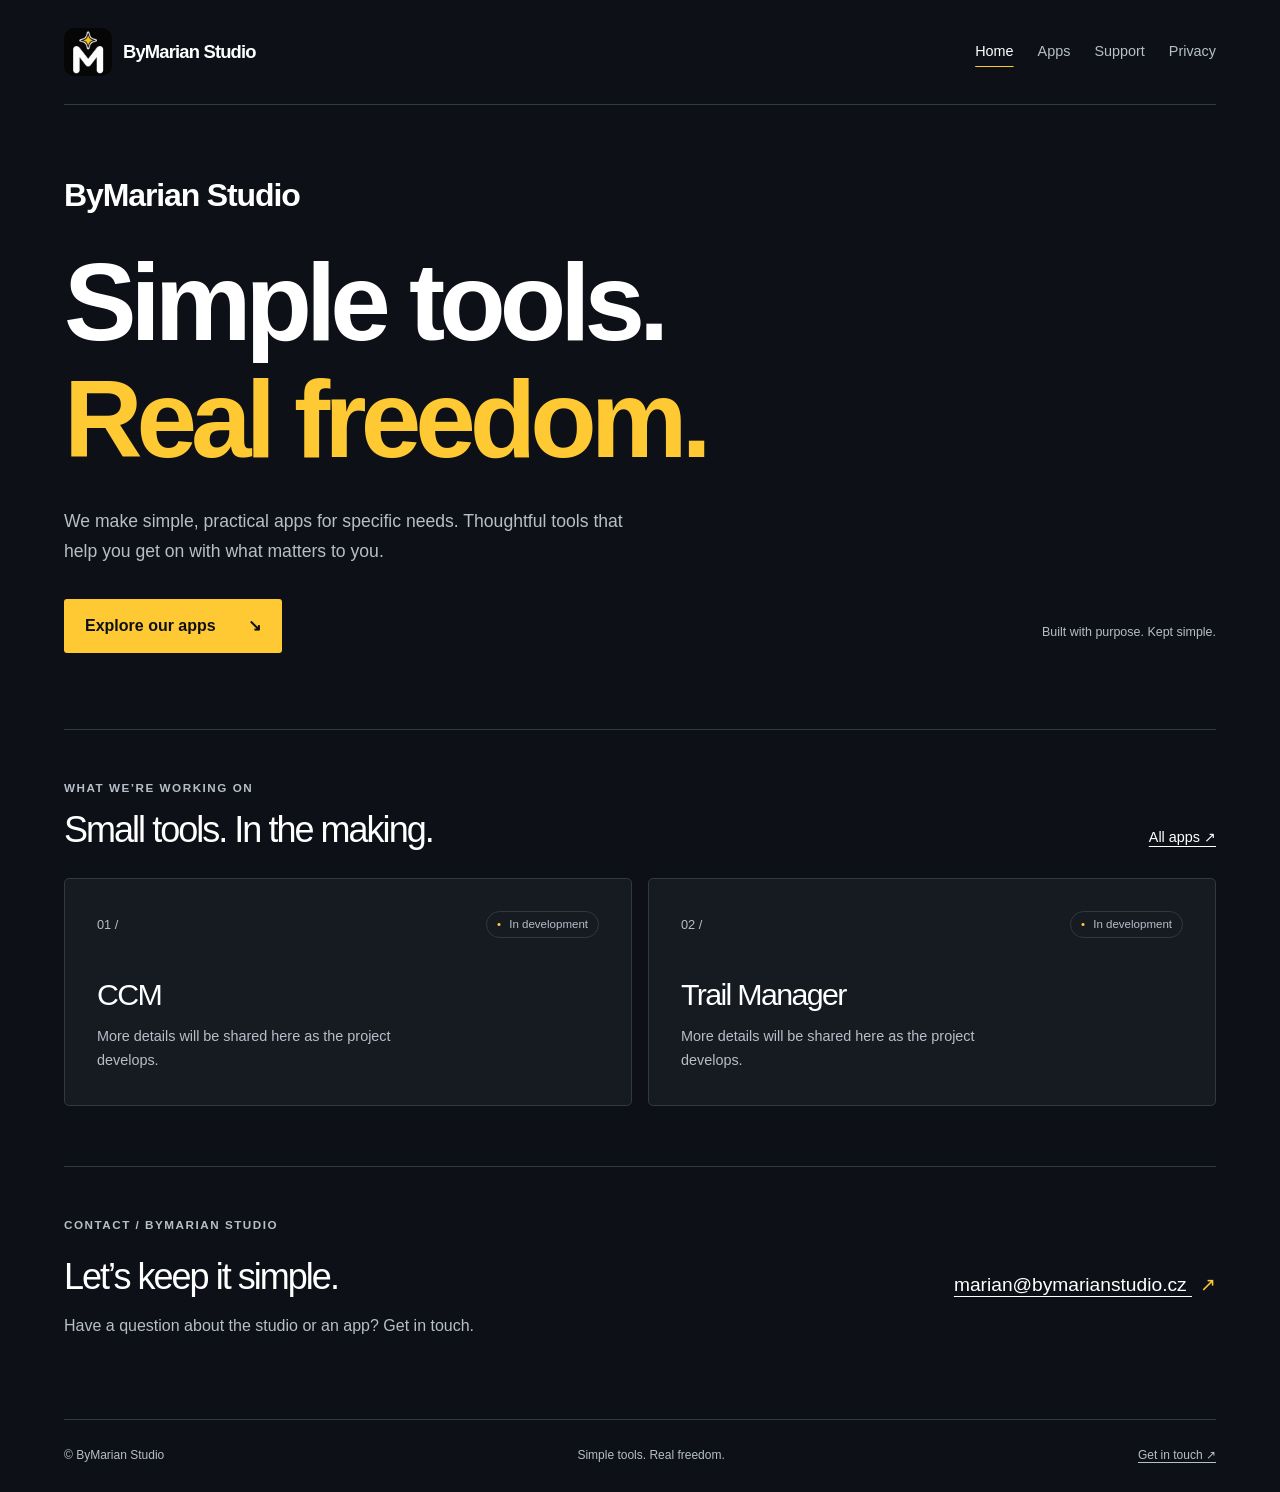
<file: index.html>
<!doctype html>
<html lang="en">
<head>
  <meta charset="utf-8">
  <meta name="viewport" content="width=device-width, initial-scale=1">
  <title>ByMarian Studio — Simple tools. Real freedom.</title>
  <meta name="description" content="Independent studio building simple, practical apps around specific everyday needs.">
  <link rel="canonical" href="https://bymarianstudio.cz/">
  <meta property="og:url" content="https://bymarianstudio.cz/">
  <meta property="og:type" content="website">
  <meta property="og:site_name" content="ByMarian Studio">
  <meta property="og:title" content="ByMarian Studio — Simple tools. Real freedom.">
  <meta property="og:description" content="Independent studio building simple, practical apps around specific everyday needs.">
  <meta name="theme-color" content="#0d1117">
  <link rel="icon" href="./favicon.ico" sizes="16x16 32x32 48x48 64x64">
  <link rel="icon" type="image/png" href="./assets/brand/icon-32.png" sizes="32x32">
  <link rel="apple-touch-icon" href="./assets/brand/icon-180.png" sizes="180x180">
  <meta property="og:image" content="https://bymarianstudio.cz/assets/brand/logo-512.jpg">
  <meta property="og:image:width" content="512">
  <meta property="og:image:height" content="512">
  <meta property="og:image:alt" content="ByMarian Studio — white M with a yellow spark on a dark background">
  <link rel="stylesheet" href="./assets/styles.css">
</head>
<body>
  <a class="skip-link" href="#main">Skip to content</a>
  <div class="site-shell">
    <header class="site-header">
      <a class="wordmark" href="./"><img class="brand-logo" src="./assets/brand/logo-128.png" width="48" height="48" alt="">ByMarian Studio</a>
      <nav aria-label="Main navigation"><a href="./" aria-current="page">Home</a><a href="./apps/">Apps</a><a href="./support/">Support</a><a href="./privacy/">Privacy</a></nav>
    </header>
    <main id="main" tabindex="-1">
      <section class="hero" aria-labelledby="hero-title">
        <p class="hero-brand">ByMarian Studio</p>
        <h1 id="hero-title">Simple tools.<br><span>Real freedom.</span></h1>
        <p class="hero-copy">We make simple, practical apps for specific needs. Thoughtful tools that help you get on with what matters to you.</p>
        <a class="button" href="#apps">Explore our apps <span aria-hidden="true">↘</span></a>
        <span class="hero-note">Built with purpose. Kept simple.</span>
      </section>
      <section class="section" id="apps" aria-labelledby="apps-title">
        <div class="section-heading"><div><p class="eyebrow">What we’re working on</p><h2 id="apps-title">Small tools. In the making.</h2></div><a class="text-link" href="./apps/">All apps <span aria-hidden="true">↗</span></a></div>
        <ul class="app-grid">
      <li class="app-card"><div class="card-top"><span class="app-number" aria-hidden="true">01 /</span><span class="status"><span aria-hidden="true">•</span> In development</span></div><h3>CCM</h3><p>More details will be shared here as the project develops.</p></li>
      <li class="app-card"><div class="card-top"><span class="app-number" aria-hidden="true">02 /</span><span class="status"><span aria-hidden="true">•</span> In development</span></div><h3>Trail Manager</h3><p>More details will be shared here as the project develops.</p></li>
    </ul>
      </section>
      <section class="contact section" aria-labelledby="contact-title"><div><p class="eyebrow">Contact / ByMarian Studio</p><h2 id="contact-title">Let’s keep it simple.</h2><p>Have a question about the studio or an app? Get in touch.</p></div><a class="email" href="mailto:marian@bymarianstudio.cz">marian@bymarianstudio.cz <span aria-hidden="true">↗</span></a></section></main>
    <footer class="site-footer"><span>© ByMarian Studio</span><span>Simple tools. Real freedom.</span><a href="mailto:marian@bymarianstudio.cz">Get in touch <span aria-hidden="true">↗</span></a></footer>
  </div>
</body>
</html>
</file>
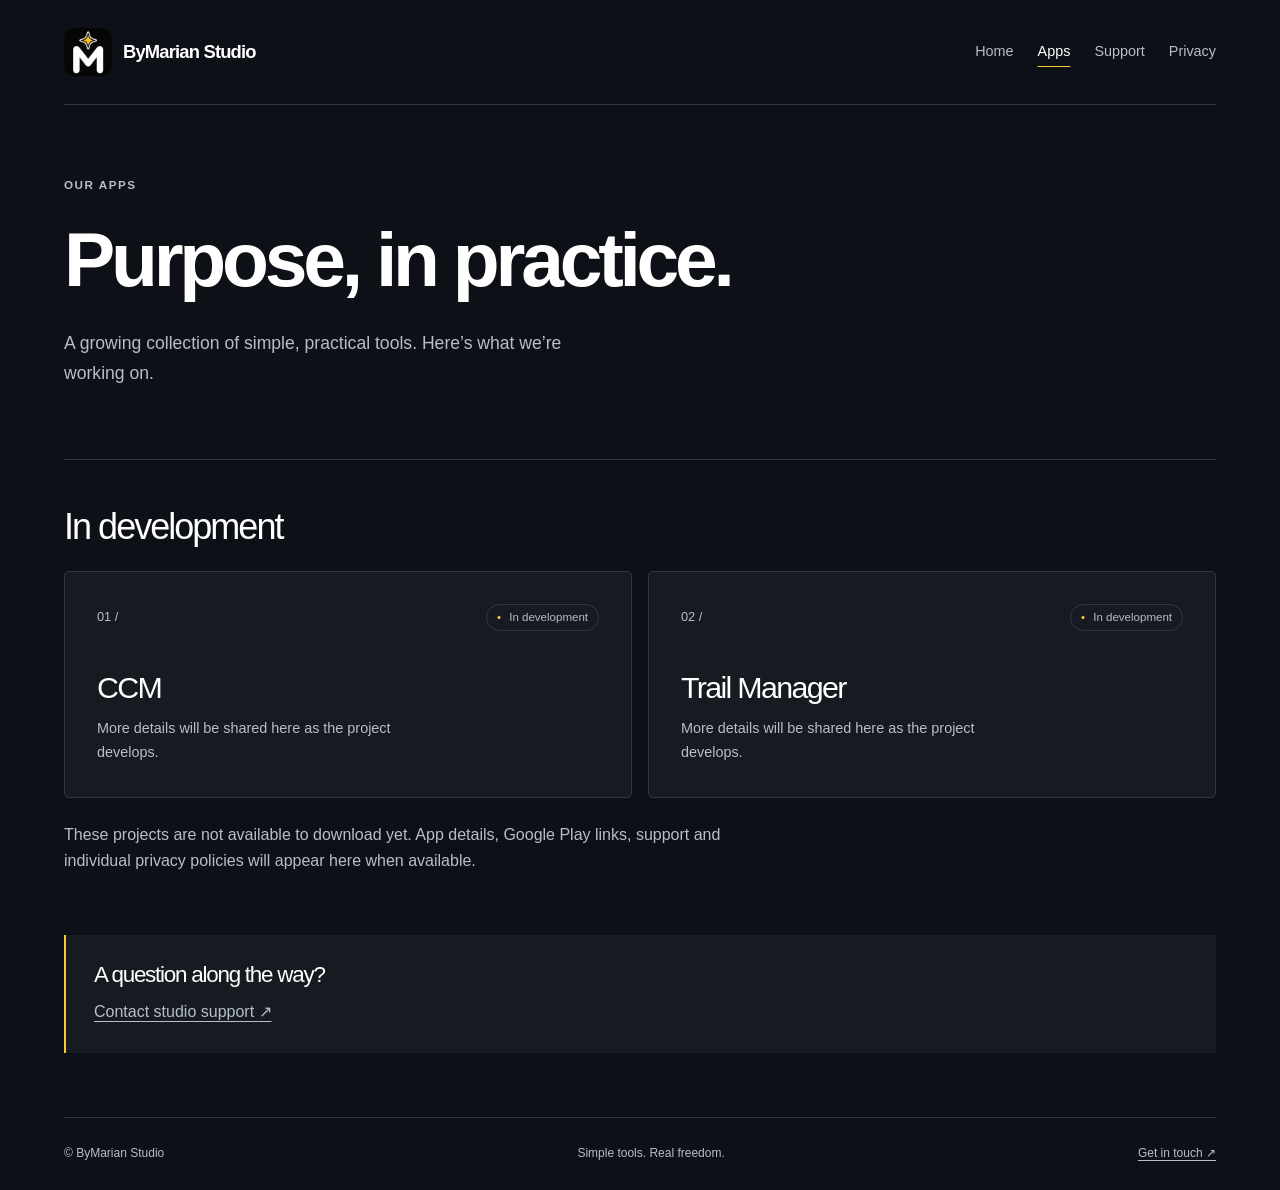
<file: apps/index.html>
<!doctype html>
<html lang="en">
<head>
  <meta charset="utf-8">
  <meta name="viewport" content="width=device-width, initial-scale=1">
  <title>Apps — ByMarian Studio</title>
  <meta name="description" content="Explore apps in development at ByMarian Studio: CCM and Trail Manager.">
  <link rel="canonical" href="https://bymarianstudio.cz/apps/">
  <meta property="og:url" content="https://bymarianstudio.cz/apps/">
  <meta property="og:type" content="website">
  <meta property="og:site_name" content="ByMarian Studio">
  <meta property="og:title" content="Apps — ByMarian Studio">
  <meta property="og:description" content="Explore apps in development at ByMarian Studio: CCM and Trail Manager.">
  <meta name="theme-color" content="#0d1117">
  <link rel="icon" href="../favicon.ico" sizes="16x16 32x32 48x48 64x64">
  <link rel="icon" type="image/png" href="../assets/brand/icon-32.png" sizes="32x32">
  <link rel="apple-touch-icon" href="../assets/brand/icon-180.png" sizes="180x180">
  <meta property="og:image" content="https://bymarianstudio.cz/assets/brand/logo-512.jpg">
  <meta property="og:image:width" content="512">
  <meta property="og:image:height" content="512">
  <meta property="og:image:alt" content="ByMarian Studio — white M with a yellow spark on a dark background">
  <link rel="stylesheet" href="../assets/styles.css">
</head>
<body>
  <a class="skip-link" href="#main">Skip to content</a>
  <div class="site-shell">
    <header class="site-header">
      <a class="wordmark" href="../"><img class="brand-logo" src="../assets/brand/logo-128.png" width="48" height="48" alt="">ByMarian Studio</a>
      <nav aria-label="Main navigation"><a href="../">Home</a><a href="../apps/" aria-current="page">Apps</a><a href="../support/">Support</a><a href="../privacy/">Privacy</a></nav>
    </header>
    <main id="main" tabindex="-1">
      <section class="page-intro"><p class="eyebrow">Our apps</p><h1>Purpose, in practice.</h1><p class="lead">A growing collection of simple, practical tools. Here’s what we’re working on.</p></section>
      <section class="section compact" aria-labelledby="projects-title"><h2 id="projects-title">In development</h2><ul class="app-grid">
      <li class="app-card"><div class="card-top"><span class="app-number" aria-hidden="true">01 /</span><span class="status"><span aria-hidden="true">•</span> In development</span></div><h3>CCM</h3><p>More details will be shared here as the project develops.</p></li>
      <li class="app-card"><div class="card-top"><span class="app-number" aria-hidden="true">02 /</span><span class="status"><span aria-hidden="true">•</span> In development</span></div><h3>Trail Manager</h3><p>More details will be shared here as the project develops.</p></li>
    </ul><p class="section-note">These projects are not available to download yet. App details, Google Play links, support and individual privacy policies will appear here when available.</p></section>
      <aside class="callout"><h2>A question along the way?</h2><p><a href="../support/">Contact studio support <span aria-hidden="true">↗</span></a></p></aside></main>
    <footer class="site-footer"><span>© ByMarian Studio</span><span>Simple tools. Real freedom.</span><a href="mailto:marian@bymarianstudio.cz">Get in touch <span aria-hidden="true">↗</span></a></footer>
  </div>
</body>
</html>
</file>
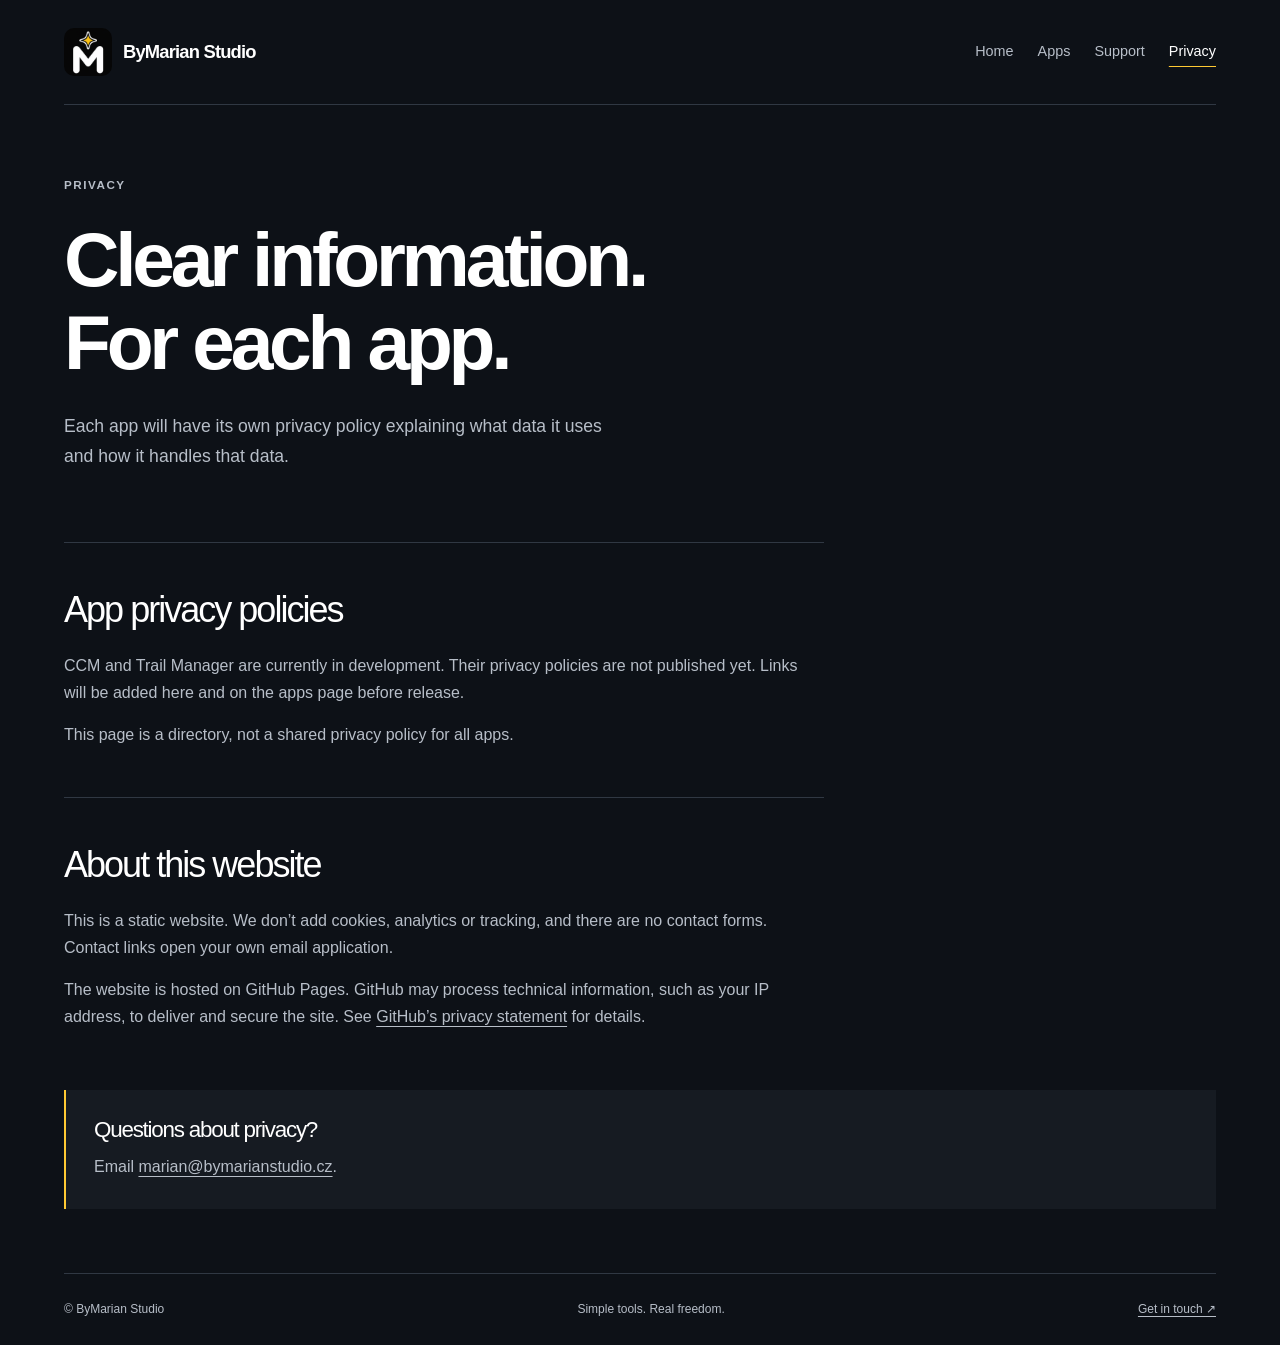
<file: privacy/index.html>
<!doctype html>
<html lang="en">
<head>
  <meta charset="utf-8">
  <meta name="viewport" content="width=device-width, initial-scale=1">
  <title>Privacy — ByMarian Studio</title>
  <meta name="description" content="Find information about this website and future app-specific privacy policies from ByMarian Studio.">
  <link rel="canonical" href="https://bymarianstudio.cz/privacy/">
  <meta property="og:url" content="https://bymarianstudio.cz/privacy/">
  <meta property="og:type" content="website">
  <meta property="og:site_name" content="ByMarian Studio">
  <meta property="og:title" content="Privacy — ByMarian Studio">
  <meta property="og:description" content="Find information about this website and future app-specific privacy policies from ByMarian Studio.">
  <meta name="theme-color" content="#0d1117">
  <link rel="icon" href="../favicon.ico" sizes="16x16 32x32 48x48 64x64">
  <link rel="icon" type="image/png" href="../assets/brand/icon-32.png" sizes="32x32">
  <link rel="apple-touch-icon" href="../assets/brand/icon-180.png" sizes="180x180">
  <meta property="og:image" content="https://bymarianstudio.cz/assets/brand/logo-512.jpg">
  <meta property="og:image:width" content="512">
  <meta property="og:image:height" content="512">
  <meta property="og:image:alt" content="ByMarian Studio — white M with a yellow spark on a dark background">
  <link rel="stylesheet" href="../assets/styles.css">
</head>
<body>
  <a class="skip-link" href="#main">Skip to content</a>
  <div class="site-shell">
    <header class="site-header">
      <a class="wordmark" href="../"><img class="brand-logo" src="../assets/brand/logo-128.png" width="48" height="48" alt="">ByMarian Studio</a>
      <nav aria-label="Main navigation"><a href="../">Home</a><a href="../apps/">Apps</a><a href="../support/">Support</a><a href="../privacy/" aria-current="page">Privacy</a></nav>
    </header>
    <main id="main" tabindex="-1">
      <section class="page-intro"><p class="eyebrow">Privacy</p><h1>Clear information.<br>For each app.</h1><p class="lead">Each app will have its own privacy policy explaining what data it uses and how it handles that data.</p></section>
      <section class="section prose" aria-labelledby="policies-title"><h2 id="policies-title">App privacy policies</h2><p>CCM and Trail Manager are currently in development. Their privacy policies are not published yet. Links will be added here and on the apps page before release.</p><p>This page is a directory, not a shared privacy policy for all apps.</p></section>
      <section class="section prose" aria-labelledby="website-title"><h2 id="website-title">About this website</h2><p>This is a static website. We don’t add cookies, analytics or tracking, and there are no contact forms. Contact links open your own email application.</p><p>The website is hosted on GitHub Pages. GitHub may process technical information, such as your IP address, to deliver and secure the site. See <a href="https://docs.github.com/en/site-policy/privacy-policies/github-general-privacy-statement">GitHub’s privacy statement</a> for details.</p></section>
      <aside class="callout"><h2>Questions about privacy?</h2><p>Email <a href="mailto:marian@bymarianstudio.cz">marian@bymarianstudio.cz</a>.</p></aside></main>
    <footer class="site-footer"><span>© ByMarian Studio</span><span>Simple tools. Real freedom.</span><a href="mailto:marian@bymarianstudio.cz">Get in touch <span aria-hidden="true">↗</span></a></footer>
  </div>
</body>
</html>
</file>
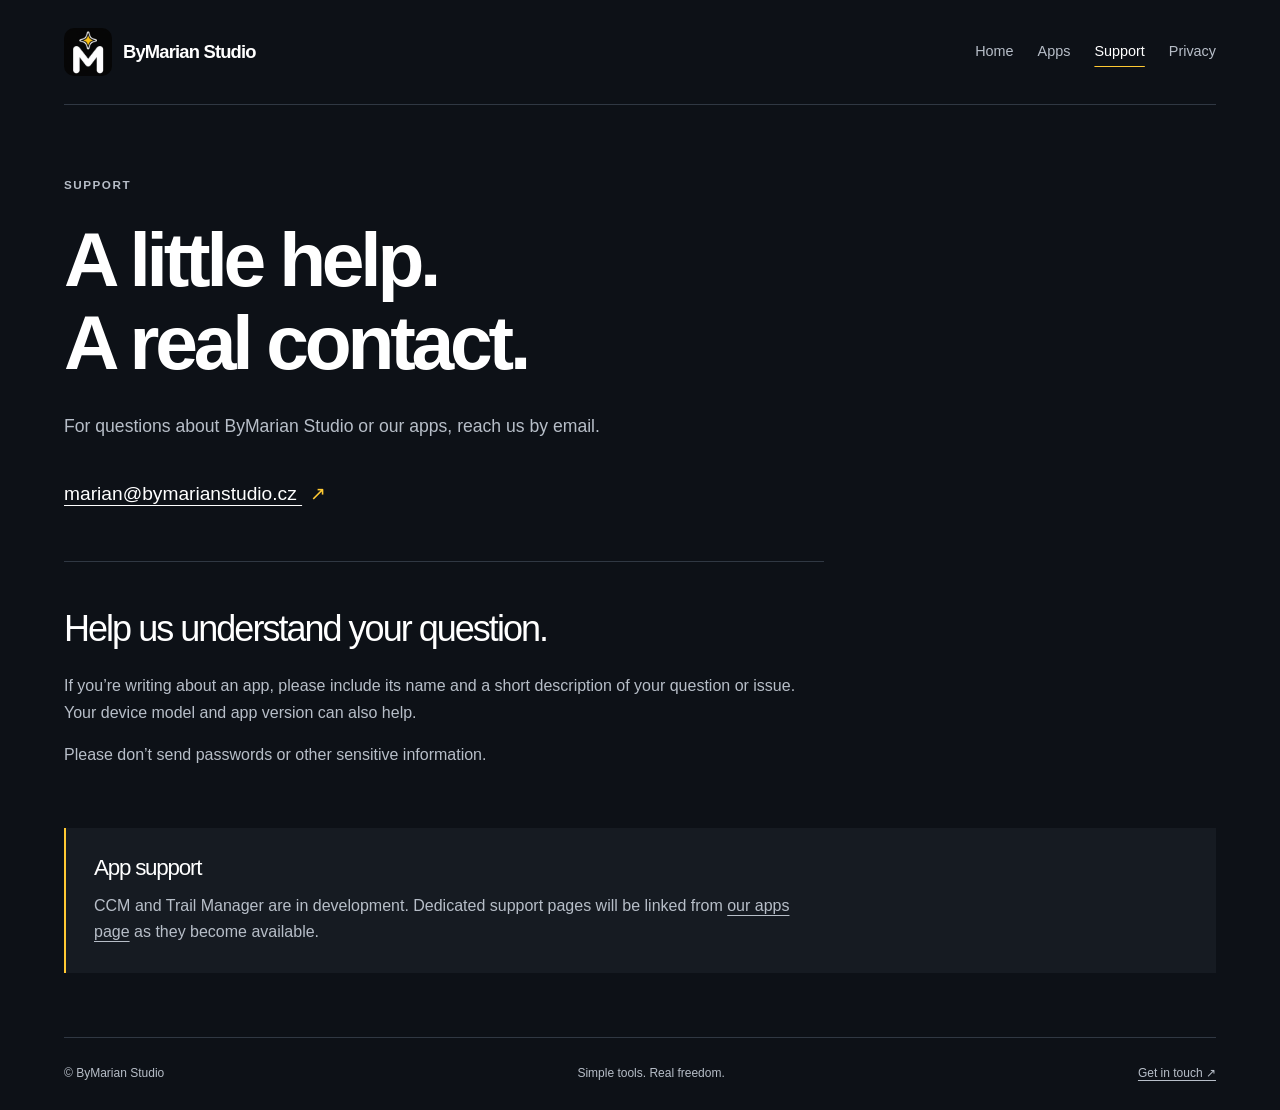
<file: support/index.html>
<!doctype html>
<html lang="en">
<head>
  <meta charset="utf-8">
  <meta name="viewport" content="width=device-width, initial-scale=1">
  <title>Support — ByMarian Studio</title>
  <meta name="description" content="Contact ByMarian Studio for help or questions about its apps.">
  <link rel="canonical" href="https://bymarianstudio.cz/support/">
  <meta property="og:url" content="https://bymarianstudio.cz/support/">
  <meta property="og:type" content="website">
  <meta property="og:site_name" content="ByMarian Studio">
  <meta property="og:title" content="Support — ByMarian Studio">
  <meta property="og:description" content="Contact ByMarian Studio for help or questions about its apps.">
  <meta name="theme-color" content="#0d1117">
  <link rel="icon" href="../favicon.ico" sizes="16x16 32x32 48x48 64x64">
  <link rel="icon" type="image/png" href="../assets/brand/icon-32.png" sizes="32x32">
  <link rel="apple-touch-icon" href="../assets/brand/icon-180.png" sizes="180x180">
  <meta property="og:image" content="https://bymarianstudio.cz/assets/brand/logo-512.jpg">
  <meta property="og:image:width" content="512">
  <meta property="og:image:height" content="512">
  <meta property="og:image:alt" content="ByMarian Studio — white M with a yellow spark on a dark background">
  <link rel="stylesheet" href="../assets/styles.css">
</head>
<body>
  <a class="skip-link" href="#main">Skip to content</a>
  <div class="site-shell">
    <header class="site-header">
      <a class="wordmark" href="../"><img class="brand-logo" src="../assets/brand/logo-128.png" width="48" height="48" alt="">ByMarian Studio</a>
      <nav aria-label="Main navigation"><a href="../">Home</a><a href="../apps/">Apps</a><a href="../support/" aria-current="page">Support</a><a href="../privacy/">Privacy</a></nav>
    </header>
    <main id="main" tabindex="-1">
      <section class="page-intro"><p class="eyebrow">Support</p><h1>A little help.<br>A real contact.</h1><p class="lead">For questions about ByMarian Studio or our apps, reach us by email.</p><a class="email" href="mailto:marian@bymarianstudio.cz">marian@bymarianstudio.cz <span aria-hidden="true">↗</span></a></section>
      <section class="section prose" aria-labelledby="help-title"><h2 id="help-title">Help us understand your question.</h2><p>If you’re writing about an app, please include its name and a short description of your question or issue. Your device model and app version can also help.</p><p>Please don’t send passwords or other sensitive information.</p></section>
      <aside class="callout"><h2>App support</h2><p>CCM and Trail Manager are in development. Dedicated support pages will be linked from <a href="../apps/">our apps page</a> as they become available.</p></aside></main>
    <footer class="site-footer"><span>© ByMarian Studio</span><span>Simple tools. Real freedom.</span><a href="mailto:marian@bymarianstudio.cz">Get in touch <span aria-hidden="true">↗</span></a></footer>
  </div>
</body>
</html>
</file>
<file: assets/styles.css>
:root { color-scheme: dark; --bg: #0d1117; --panel: #161b22; --text: #ffffff; --muted: #b7bec8; --accent: #ffc933; --line: #303843; }
* { box-sizing: border-box; }
html { scroll-padding-top: 2rem; }
body { margin: 0; background: var(--bg); color: var(--text); font-family: Arial, Helvetica, sans-serif; font-size: 1rem; line-height: 1.65; }
a { color: inherit; text-underline-offset: .25em; }
a:hover { color: var(--accent); }
a:focus-visible { outline: 3px solid var(--accent); outline-offset: 6px; border-radius: 2px; }
.site-shell { max-width: 1248px; margin: auto; padding: 0 24px; }
.site-header { display: flex; flex-wrap: wrap; align-items: center; justify-content: space-between; gap: 22px; padding: 28px 0; border-bottom: 1px solid var(--line); }
.wordmark { display: inline-flex; align-items: center; gap: 11px; text-decoration: none; font-size: 1.15rem; font-weight: 700; letter-spacing: -.045em; }
.brand-logo { display: block; width: 48px; height: 48px; flex-shrink: 0; border-radius: 10px; }
nav { display: flex; flex-wrap: wrap; gap: 8px 24px; }
nav a { padding: 8px 0; text-decoration: none; font-size: .9rem; color: var(--muted); }
nav a[aria-current="page"] { color: var(--text); text-decoration: underline; text-decoration-color: var(--accent); text-underline-offset: 10px; }
.hero { padding: 48px 0 56px; position: relative; }
.eyebrow { display: flex; align-items: center; gap: 12px; margin: 0 0 24px; color: var(--muted); font-size: .73rem; font-weight: 600; letter-spacing: .13em; text-transform: uppercase; }
.hero-brand { margin-bottom: 22px; font-size: clamp(1.45rem, 3vw, 2rem); font-weight: 600; letter-spacing: -.035em; }
h1, h2, h3, p { margin-top: 0; }
h1, h2, h3 { line-height: 1.08; letter-spacing: -.055em; overflow-wrap: anywhere; }
h1 { font-size: clamp(2.8rem, 8.5vw, 7rem); font-weight: 600; margin-bottom: 28px; }
.hero h1 span { color: var(--accent); }
.hero-copy, .lead { max-width: 560px; color: var(--muted); font-size: 1.1rem; line-height: 1.7; }
.hero-copy { margin-bottom: 32px; }
.button { display: inline-flex; align-items: center; gap: 32px; padding: 14px 21px; background: var(--accent); color: var(--bg); font-weight: 700; text-decoration: none; border-radius: 3px; }
.button:hover { color: var(--bg); background: #ffda70; }
.hero-note { display: block; margin-top: 36px; font-size: .78rem; color: var(--muted); }
.section { padding: 42px 0; border-top: 1px solid var(--line); }
.section-heading { display: flex; justify-content: space-between; align-items: end; flex-wrap: wrap; gap: 16px; margin-bottom: 28px; }
.section-heading .eyebrow { margin-bottom: 14px; }
h2 { font-size: clamp(1.7rem, 3.5vw, 2.25rem); font-weight: 500; margin-bottom: 24px; }
.section-heading h2 { margin-bottom: 0; }
.text-link { white-space: nowrap; font-size: .9rem; }
.app-grid { list-style: none; display: grid; gap: 16px; padding: 0; margin: 0; }
.app-card { background: var(--panel); border: 1px solid var(--line); border-radius: 5px; padding: 26px; }
.card-top { display: flex; align-items: center; justify-content: space-between; flex-wrap: wrap; gap: 12px; margin-bottom: 40px; }
.app-number { font-size: .8rem; color: var(--muted); }
.status { font-size: .72rem; color: var(--muted); border: 1px solid var(--line); padding: 3px 10px; border-radius: 20px; }
.status span { color: var(--accent); margin-right: 5px; }
h3 { font-size: 1.9rem; font-weight: 500; margin-bottom: 14px; }
.app-card p { color: var(--muted); font-size: .9rem; max-width: 340px; margin-bottom: 0; }
.contact { margin-top: 12px; padding-bottom: 60px; }
.contact p:not(.eyebrow), .prose p, .callout p, .section-note { color: var(--muted); }
.contact h2 { margin-bottom: 16px; }
.email { font-size: clamp(.95rem, 2vw, 1.2rem); overflow-wrap: anywhere; }
.email span { display: inline-block; margin-left: 8px; color: var(--accent); }
.site-footer { display: flex; justify-content: space-between; flex-wrap: wrap; gap: 16px 30px; border-top: 1px solid var(--line); padding: 26px 0; color: var(--muted); font-size: .75rem; }
.page-intro { padding: 70px 0 52px; }
.page-intro h1 { font-size: clamp(2.7rem, 6vw, 5rem); }
.page-intro .email { display: inline-block; margin-top: 18px; }
.prose { max-width: 760px; }
.prose p:last-child { margin-bottom: 0; }
.section-note { max-width: 720px; margin: 24px 0 0; }
.callout { padding: 28px; border-left: 2px solid var(--accent); background: var(--panel); margin: 12px 0 64px; }
.callout h2 { font-size: 1.4rem; margin-bottom: 12px; }
.callout p { margin-bottom: 0; max-width: 720px; overflow-wrap: anywhere; }
.skip-link { position: absolute; top: -100px; left: 24px; z-index: 10; padding: 12px; background: var(--accent); color: var(--bg); }
.skip-link:focus { top: 8px; color: var(--bg); }
@media (min-width: 700px) {
  .site-shell { padding: 0 48px; }
  .site-header { padding: 28px 0; }
  .hero { padding: 64px 0 76px; }
  .hero-note { position: absolute; bottom: 86px; right: 0; }
  .app-grid { grid-template-columns: repeat(2, minmax(0, 1fr)); }
  .app-card { padding: 32px; }
  .section { padding-top: 48px; padding-bottom: 48px; }
  .contact { display: flex; align-items: center; justify-content: space-between; gap: 32px; padding-bottom: 64px; }
  .contact .email { flex-shrink: 0; }
}
@media (max-width: 380px) {
  .site-shell { padding: 0 18px; }
  nav { gap: 20px; }
  .app-card { padding: 20px; }
}
</file>
